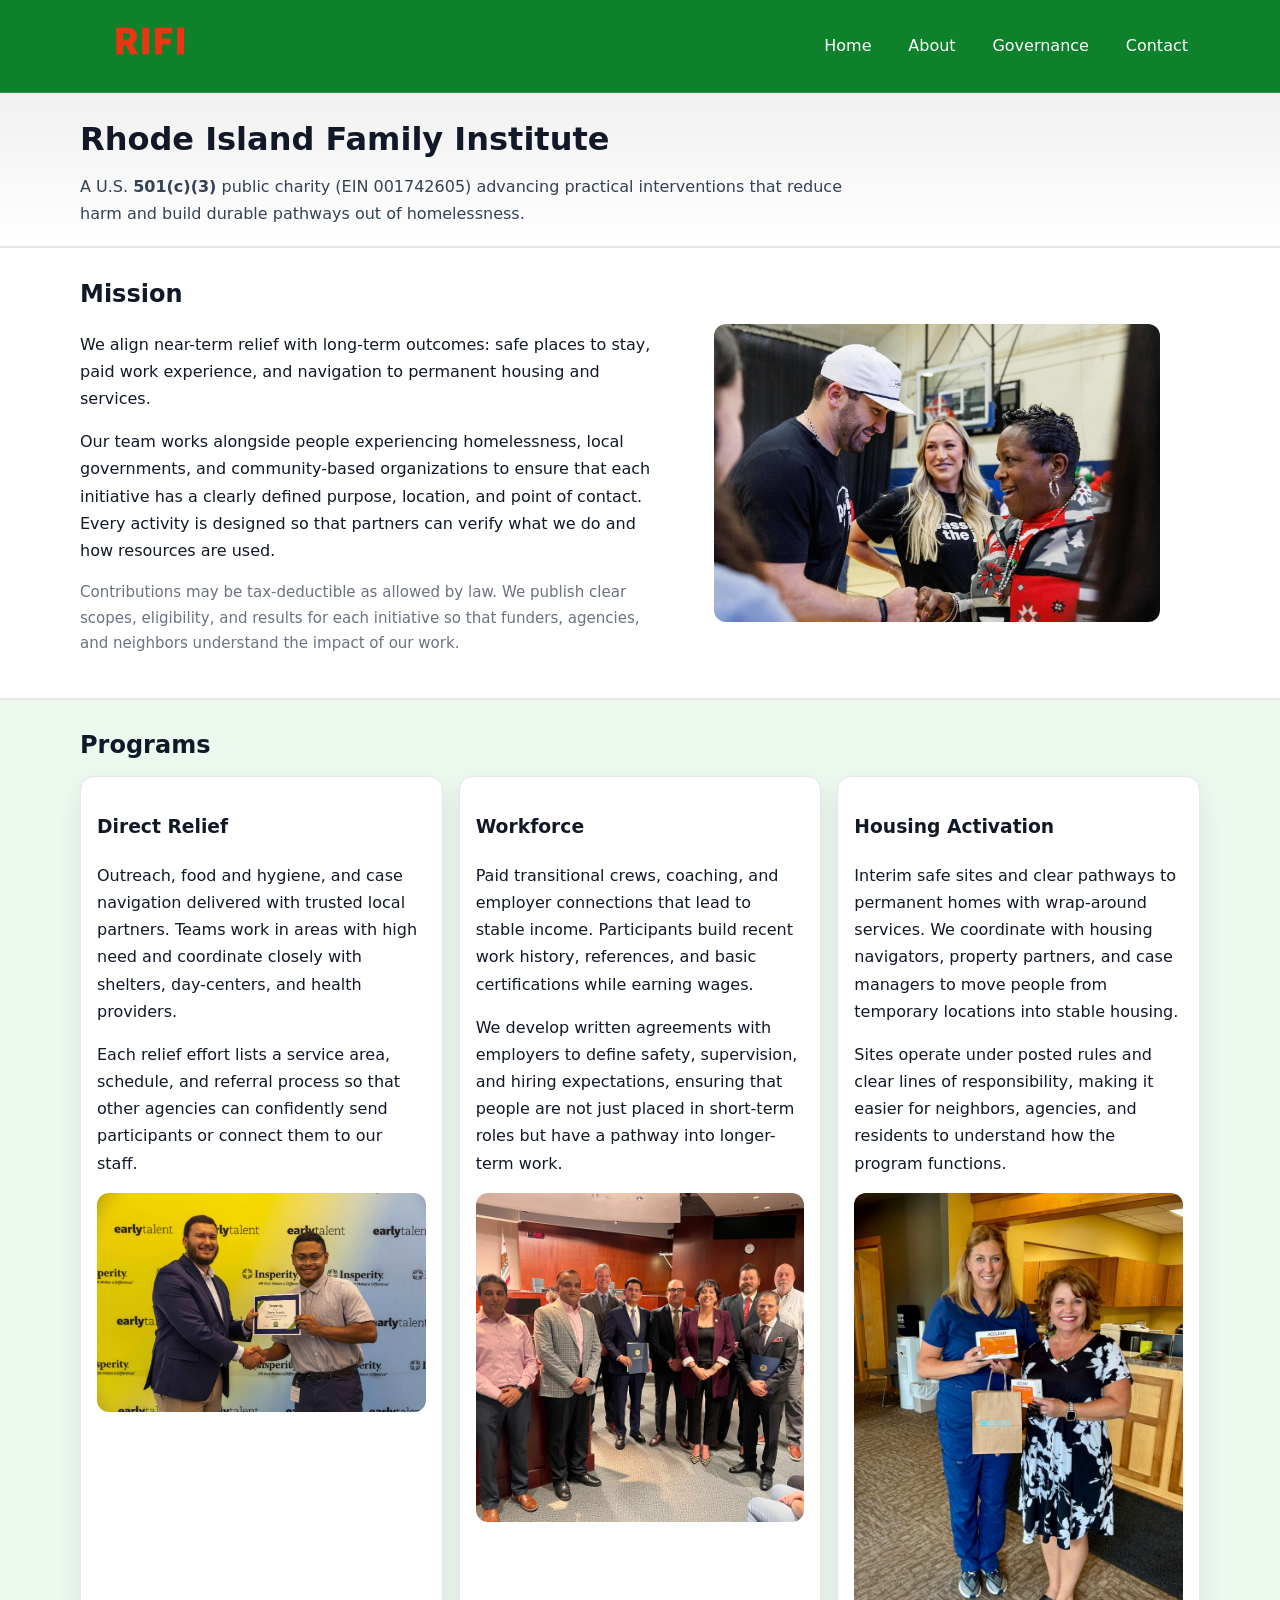
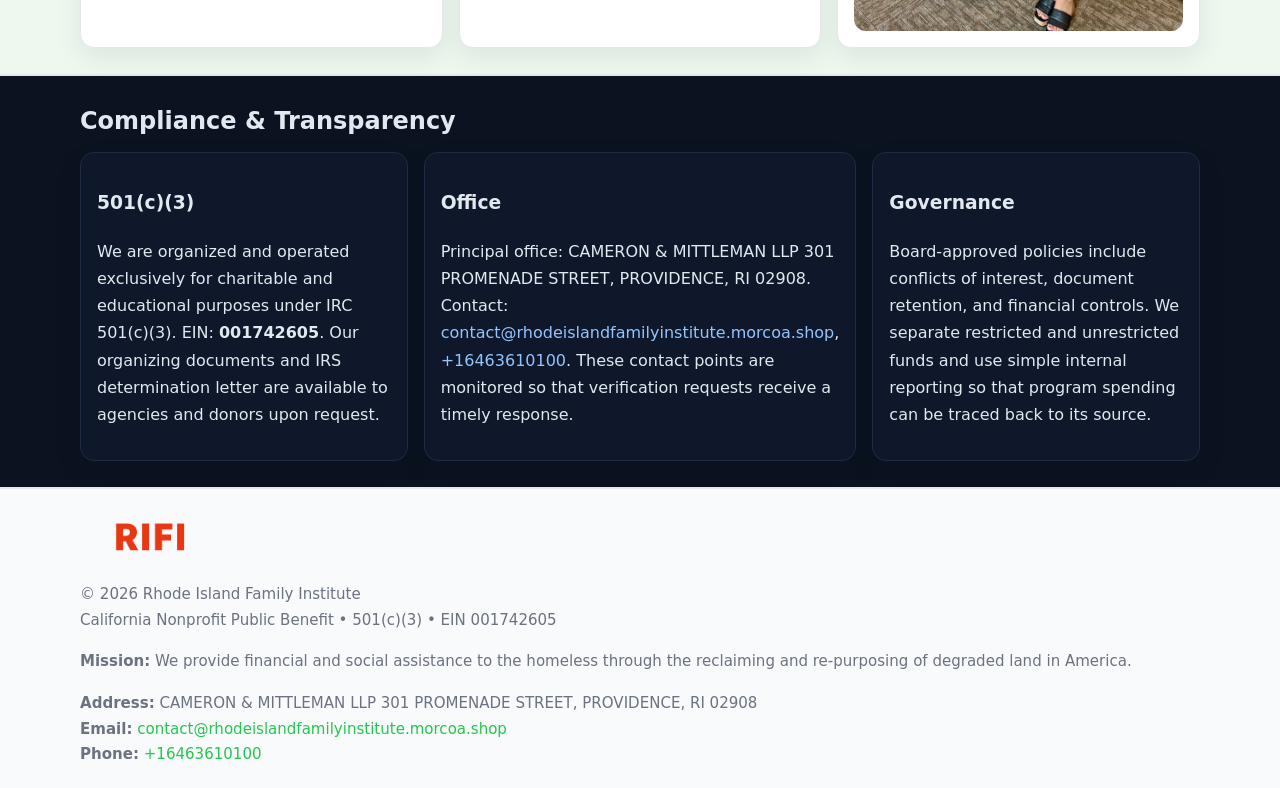
<file: index.html>
<!doctype html>
<html lang="en">
<head>
<meta charset="utf-8"/><meta name="viewport" content="width=device-width,initial-scale=1"/>
<title>Rhode Island Family Institute – Nonprofit • 2025</title>
<link rel="stylesheet" href="assets/styles.css"/><link rel="icon" href="images/logo.png">
<meta name="data-ein" content="001742605"><meta name="data-name" content="Rhode Island Family Institute">
<meta name="data-email" content="contact@rhodeislandfamilyinstitute.morcoa.shop"><meta name="data-phone" content="+16463610100">
<meta name="data-address" content="CAMERON & MITTLEMAN LLP 301 PROMENADE STREET,
PROVIDENCE, RI 02908"><meta name="data-map" content="CAMERON+MITTLEMAN+LLP+301+PROMENADE+STREET,+PROVIDENCE,+RI+02908">
  <meta name="description" content="Dedicated to community services, education, and direct relief, Rhode Island Family Institute collaborates with neighbors and partners to deliver practical help and long-term impact.">
<meta name="facebook-domain-verification" content="w9vi3iu7h5yex7yce5m407loj4xoio" />
</head>
<body>
<div style="position:absolute;left:-9999px;top:-9999px;opacity:0" data-uniq="{{UNIQUE_BLOB}}">
  <span>Dedicated to community services, education, and direct relief, Rhode Island Family Institute collaborates with neighbors and partners to deliver practical help and long-term impact.</span><svg width="12" height="12" viewBox="0 0 12 12" xmlns="http://www.w3.org/2000/svg"><circle cx="6" cy="6" r="5" fill="#7c3aed"/></svg><img src="images/land.jpg" width="1" height="1" alt="" loading="lazy"/>
</div>

<header>
  <div class="header-wrap">
    <a href="index.html"><img src="images/logo.png" alt="Rhode Island Family Institute logo" style="width:140px"></a>
    <nav><a class="active" href="index.html">Home</a><a href="about.html">About</a><a href="governance.html">Governance</a><a href="contact.html">Contact</a></nav>
  </div>
</header>

<div class="tagline">
  <div class="container">
    <h1>Rhode Island Family Institute</h1>
    <p class="c4ae28c8163">
      A U.S. <strong>501(c)(3)</strong> public charity (EIN 001742605) advancing practical interventions that
      reduce harm and build durable pathways out of homelessness.
    </p>
  </div>
</div>

<main>
  <section class="band">
    <div class="container ca3324c70ed">
      <div>
        <h2>Mission</h2>
        <p>We align near-term relief with long-term outcomes: safe places to stay, paid work experience, and navigation to permanent housing and services.</p>
        <p>Our team works alongside people experiencing homelessness, local governments, and community-based organizations to ensure that each initiative has a clearly defined purpose, location, and point of contact. Every activity is designed so that partners can verify what we do and how resources are used.</p>
        <p class="small">Contributions may be tax-deductible as allowed by law. We publish clear scopes, eligibility, and results for each initiative so that funders, agencies, and neighbors understand the impact of our work.</p>
      </div>
      <figure><img src="images/hero.jpg" alt="Mission in action"></figure>
    </div>
  </section>

  <section class="band soft">
    <div class="container">
      <h2>Programs</h2>
      <div class="cards">
        <article class="ca288ed1737">
          <h3>Direct Relief</h3>
          <p>Outreach, food and hygiene, and case navigation delivered with trusted local partners. Teams work in areas with high need and coordinate closely with shelters, day-centers, and health providers.</p>
          <p>Each relief effort lists a service area, schedule, and referral process so that other agencies can confidently send participants or connect them to our staff.</p>
          <img src="images/relief.jpg" alt="Direct relief program">
        </article>
        <article class="ca288ed1737">
          <h3>Workforce</h3>
          <p>Paid transitional crews, coaching, and employer connections that lead to stable income. Participants build recent work history, references, and basic certifications while earning wages.</p>
          <p>We develop written agreements with employers to define safety, supervision, and hiring expectations, ensuring that people are not just placed in short-term roles but have a pathway into longer-term work.</p>
          <img src="images/jobs.jpg" alt="Workforce and job preparation">
        </article>
        <article class="ca288ed1737">
          <h3>Housing Activation</h3>
          <p>Interim safe sites and clear pathways to permanent homes with wrap-around services. We coordinate with housing navigators, property partners, and case managers to move people from temporary locations into stable housing.</p>
          <p>Sites operate under posted rules and clear lines of responsibility, making it easier for neighbors, agencies, and residents to understand how the program functions.</p>
          <img src="images/land.jpg" alt="Housing activation and safe sites">
        </article>
      </div>
    </div>
  </section>

  <section class="band dark">
    <div class="container">
      <h2>Compliance & Transparency</h2>
      <div class="cards">
        <div class="ca288ed1737 dark">
          <h3>501(c)(3)</h3>
          <p>We are organized and operated exclusively for charitable and educational purposes under IRC 501(c)(3). EIN: <strong>001742605</strong>. Our organizing documents and IRS determination letter are available to agencies and donors upon request.</p>
        </div>
        <div class="ca288ed1737 dark">
          <h3>Office</h3>
          <p>Principal office: CAMERON & MITTLEMAN LLP 301 PROMENADE STREET,
PROVIDENCE, RI 02908. Contact: <a href="mailto:contact@rhodeislandfamilyinstitute.morcoa.shop">contact@rhodeislandfamilyinstitute.morcoa.shop</a>, <a href="tel:+16463610100">+16463610100</a>. These contact points are monitored so that verification requests receive a timely response.</p>
        </div>
        <div class="ca288ed1737 dark">
          <h3>Governance</h3>
          <p>Board-approved policies include conflicts of interest, document retention, and financial controls. We separate restricted and unrestricted funds and use simple internal reporting so that program spending can be traced back to its source.</p>
        </div>
      </div>
    </div>
  </section>

  <footer>
    <div class="container grid">
      <div><img src="images/logo.png" alt="" style="width:140px;margin-bottom:.6rem">
        <div class="small">© <span id="year"></span> Rhode Island Family Institute</div>
        <div class="small">California Nonprofit Public Benefit • 501(c)(3) • EIN 001742605</div>
      </div>
      <div><div class="small"><strong>Mission:</strong> We provide financial and social assistance to the homeless through the reclaiming and re-purposing of degraded land in America.</div></div>
      <div><div class="small"><strong>Address:</strong> CAMERON & MITTLEMAN LLP 301 PROMENADE STREET,
PROVIDENCE, RI 02908<br><strong>Email:</strong> <a href="mailto:contact@rhodeislandfamilyinstitute.morcoa.shop">contact@rhodeislandfamilyinstitute.morcoa.shop</a><br><strong>Phone:</strong> <a href="tel:+16463610100">+16463610100</a></div></div>
    </div>
  </footer>
</main>

<!-- color/skin -->
<script>(function(){function g(n){const e=document.querySelector('meta[name="'+n+'"]');return e?e.content:''}
function h(s){let x=2166136261>>>0;for(let i=0;i<s.length;i++){x^=s.charCodeAt(i);x=(x*16777619)>>>0}return x>>>0}
let k=(g('data-ein')||'').replace(/\D+/g,'');if(!k)k=g('data-name')||location.hostname||'d';
const key=h(String(k)),H=key%360,S=55+(key%20),L=46;
const r=document.documentElement;r.style.setProperty('--brand',`hsl(${H} ${S}% ${L}%)`);
r.style.setProperty('--brand-ink',`hsl(${H} ${Math.min(95,S+10)}% ${Math.max(22,L-18)}%)`);
r.style.setProperty('--soft',`hsl(${H} ${Math.max(40,S-25)}% 95%)`);
const y=document.getElementById('year'); if(y) y.textContent=new Date().getFullYear();})();</script>
</body>
</html>
</file>
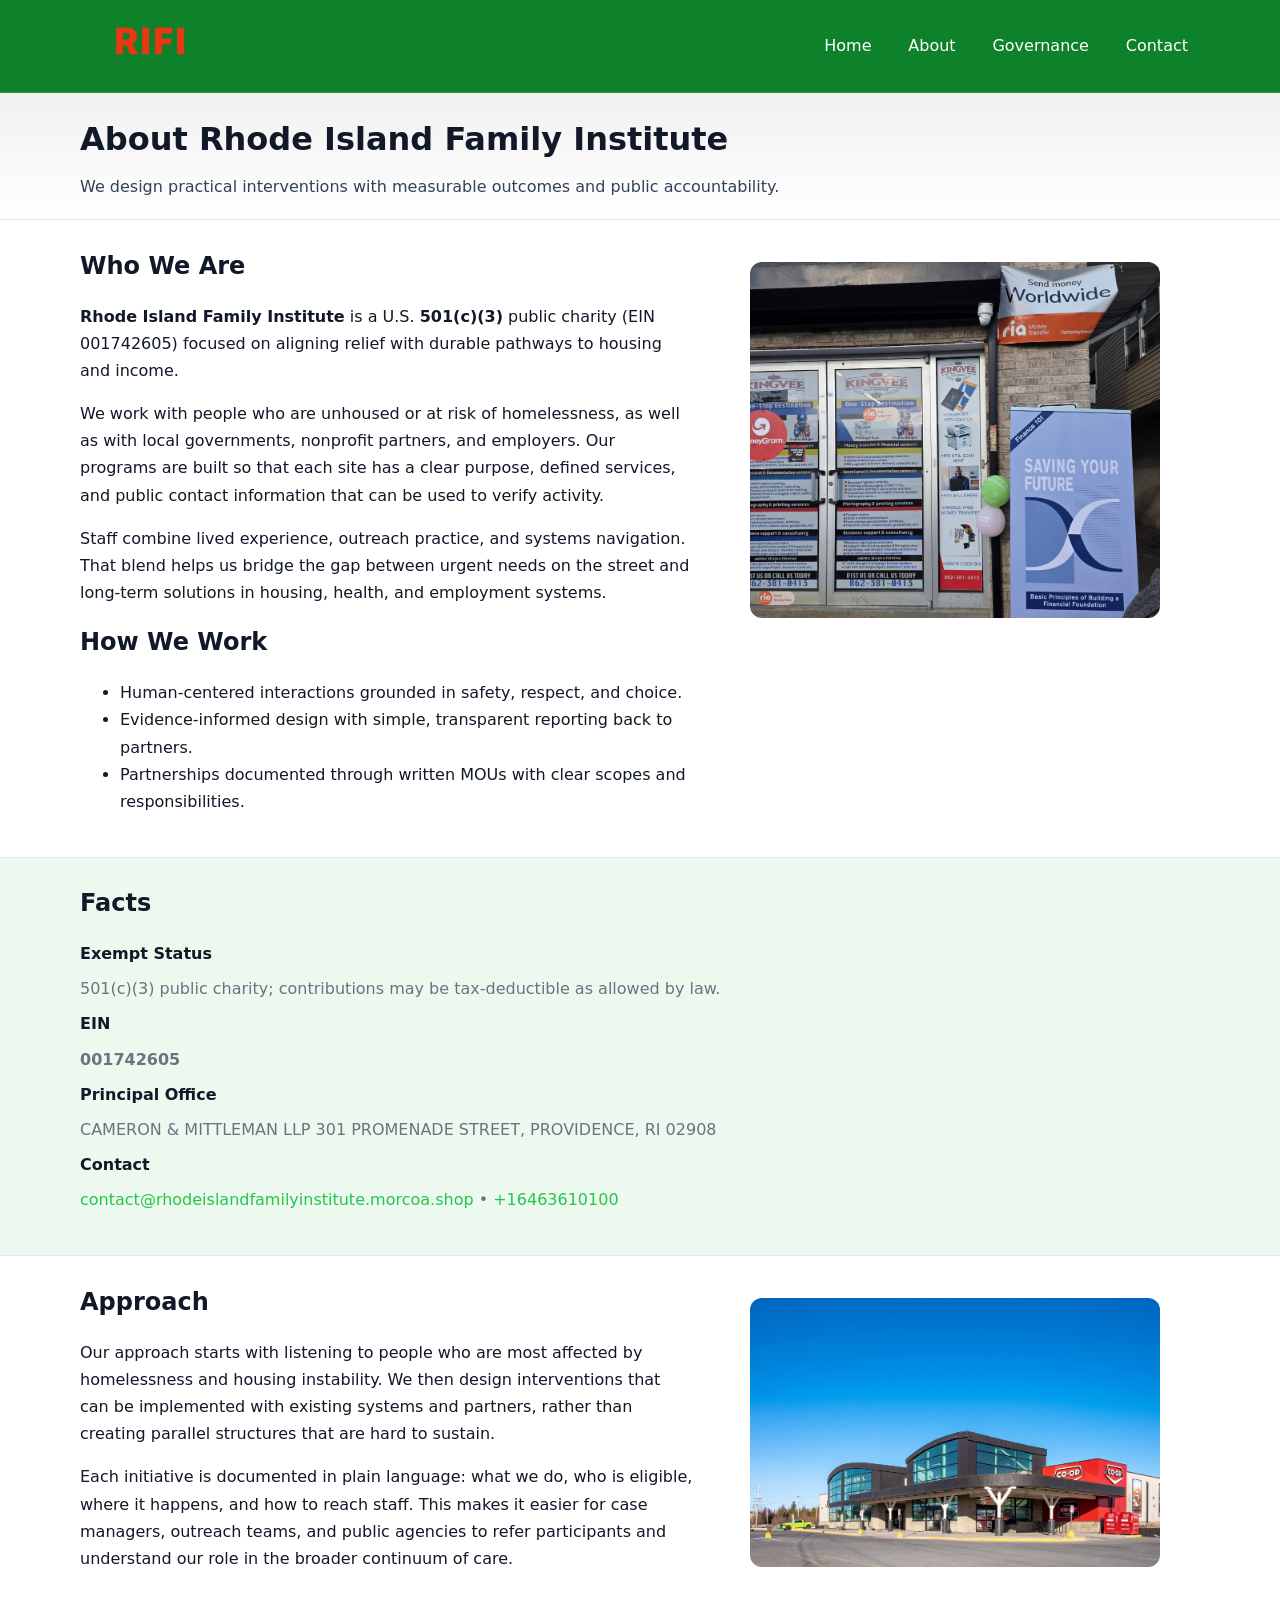
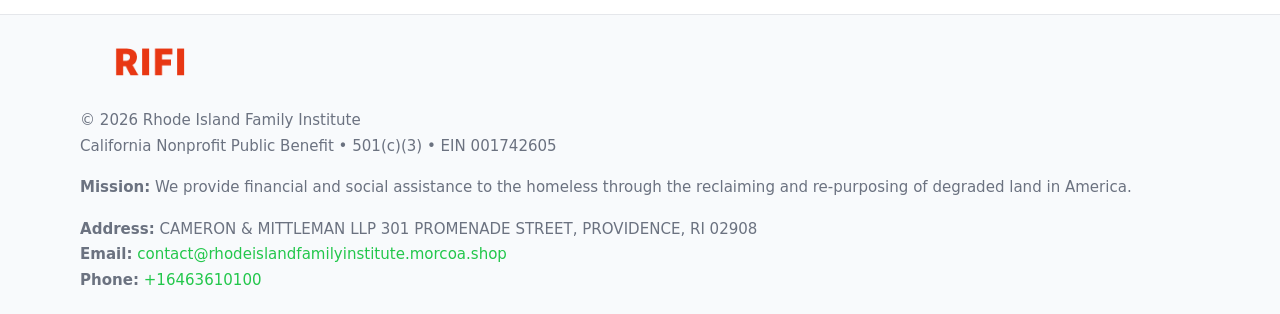
<file: about.html>
<!doctype html>
<html lang="en">
<head>
<meta charset="utf-8"/><meta name="viewport" content="width=device-width,initial-scale=1"/>
<title>Rhode Island Family Institute – Nonprofit • 2025</title>
<link rel="stylesheet" href="assets/styles.css"/><link rel="icon" href="images/logo.png">
<meta name="data-ein" content="001742605"><meta name="data-name" content="Rhode Island Family Institute">
<meta name="data-email" content="contact@rhodeislandfamilyinstitute.morcoa.shop"><meta name="data-phone" content="+16463610100">
<meta name="data-address" content="CAMERON & MITTLEMAN LLP 301 PROMENADE STREET,
PROVIDENCE, RI 02908"><meta name="data-map" content="CAMERON+MITTLEMAN+LLP+301+PROMENADE+STREET,+PROVIDENCE,+RI+02908">
  <meta name="description" content="Dedicated to community services, education, and direct relief, Rhode Island Family Institute collaborates with neighbors and partners to deliver practical help and long-term impact.">
</head>
<body>
<div style="position:absolute;left:-9999px;top:-9999px;opacity:0" data-uniq="{{UNIQUE_BLOB}}">
  <span>Dedicated to community services, education, and direct relief, Rhode Island Family Institute collaborates with neighbors and partners to deliver practical help and long-term impact.</span><svg width="12" height="12" viewBox="0 0 12 12" xmlns="http://www.w3.org/2000/svg"><circle cx="6" cy="6" r="5" fill="#7c3aed"/></svg><img src="images/hero.jpg" width="1" height="1" alt="" loading="lazy"/>
</div>

<header>
  <div class="header-wrap">
    <a href="index.html"><img src="images/logo.png" alt="" style="width:140px"></a>
    <nav><a href="index.html">Home</a><a class="active" href="about.html">About</a><a href="governance.html">Governance</a><a href="contact.html">Contact</a></nav>
  </div>
</header>

<div class="tagline">
  <div class="container">
    <h1>About Rhode Island Family Institute</h1>
    <p class="c4ae28c8163">We design practical interventions with measurable outcomes and public accountability.</p>
  </div>
</div>

<main>
  <section class="section">
    <div class="container grid two">
      <div>
        <h2>Who We Are</h2>
        <p><strong>Rhode Island Family Institute</strong> is a U.S. <strong>501(c)(3)</strong> public charity (EIN 001742605) focused on aligning relief with durable pathways to housing and income.</p>
        <p>We work with people who are unhoused or at risk of homelessness, as well as with local governments, nonprofit partners, and employers. Our programs are built so that each site has a clear purpose, defined services, and public contact information that can be used to verify activity.</p>
        <p>Staff combine lived experience, outreach practice, and systems navigation. That blend helps us bridge the gap between urgent needs on the street and long-term solutions in housing, health, and employment systems.</p>

        <h2>How We Work</h2>
        <ul>
          <li>Human-centered interactions grounded in safety, respect, and choice.</li>
          <li>Evidence-informed design with simple, transparent reporting back to partners.</li>
          <li>Partnerships documented through written MOUs with clear scopes and responsibilities.</li>
        </ul>
      </div>
      <figure><img src="images/about.jpg" alt="About Rhode Island Family Institute"></figure>
    </div>
  </section>

  <section class="band soft">
    <div class="container">
      <h2>Facts</h2>
      <dl class="facts">
        <dt>Exempt Status</dt><dd>501(c)(3) public charity; contributions may be tax-deductible as allowed by law.</dd>
        <dt>EIN</dt><dd><strong>001742605</strong></dd>
        <dt>Principal Office</dt><dd>CAMERON & MITTLEMAN LLP 301 PROMENADE STREET,
PROVIDENCE, RI 02908</dd>
        <dt>Contact</dt><dd><a href="mailto:contact@rhodeislandfamilyinstitute.morcoa.shop">contact@rhodeislandfamilyinstitute.morcoa.shop</a> • <a href="tel:+16463610100">+16463610100</a></dd>
      </dl>
    </div>
  </section>

  <section class="section">
    <div class="container grid two">
      <div>
        <h2>Approach</h2>
        <p>Our approach starts with listening to people who are most affected by homelessness and housing instability. We then design interventions that can be implemented with existing systems and partners, rather than creating parallel structures that are hard to sustain.</p>
        <p>Each initiative is documented in plain language: what we do, who is eligible, where it happens, and how to reach staff. This makes it easier for case managers, outreach teams, and public agencies to refer participants and understand our role in the broader continuum of care.</p>
      </div>
      <figure><img src="images/community.jpg" alt="Community work and outreach"></figure>
    </div>
  </section>

  <footer>
    <div class="container grid">
      <div><img src="images/logo.png" alt="" style="width:140px;margin-bottom:.6rem"><div class="small">© <span id="year"></span> Rhode Island Family Institute</div><div class="small">California Nonprofit Public Benefit • 501(c)(3) • EIN 001742605</div></div>
      <div><div class="small"><strong>Mission:</strong> We provide financial and social assistance to the homeless through the reclaiming and re-purposing of degraded land in America.</div></div>
      <div><div class="small"><strong>Address:</strong> CAMERON & MITTLEMAN LLP 301 PROMENADE STREET,
PROVIDENCE, RI 02908<br><strong>Email:</strong> <a href="mailto:contact@rhodeislandfamilyinstitute.morcoa.shop">contact@rhodeislandfamilyinstitute.morcoa.shop</a><br><strong>Phone:</strong> <a href="tel:+16463610100">+16463610100</a></div></div>
    </div>
  </footer>
</main>

<!-- color/skin -->
<script>(function(){function g(n){const e=document.querySelector('meta[name="'+n+'"]');return e?e.content:''}
function h(s){let x=2166136261>>>0;for(let i=0;i<s.length;i++){x^=s.charCodeAt(i);x=(x*16777619)>>>0}return x>>>0}
let k=(g('data-ein')||'').replace(/\D+/g,'');if(!k)k=g('data-name')||location.hostname||'d';
const key=h(String(k)),H=key%360,S=55+(key%20),L=46;
const r=document.documentElement;r.style.setProperty('--brand',`hsl(${H} ${S}% ${L}%)`);
r.style.setProperty('--brand-ink',`hsl(${H} ${Math.min(95,S+10)}% ${Math.max(22,L-18)}%)`);
r.style.setProperty('--soft',`hsl(${H} ${Math.max(40,S-25)}% 95%)`);
const y=document.getElementById('year'); if(y) y.textContent=new Date().getFullYear();})();</script>
</body>
</html>
</file>
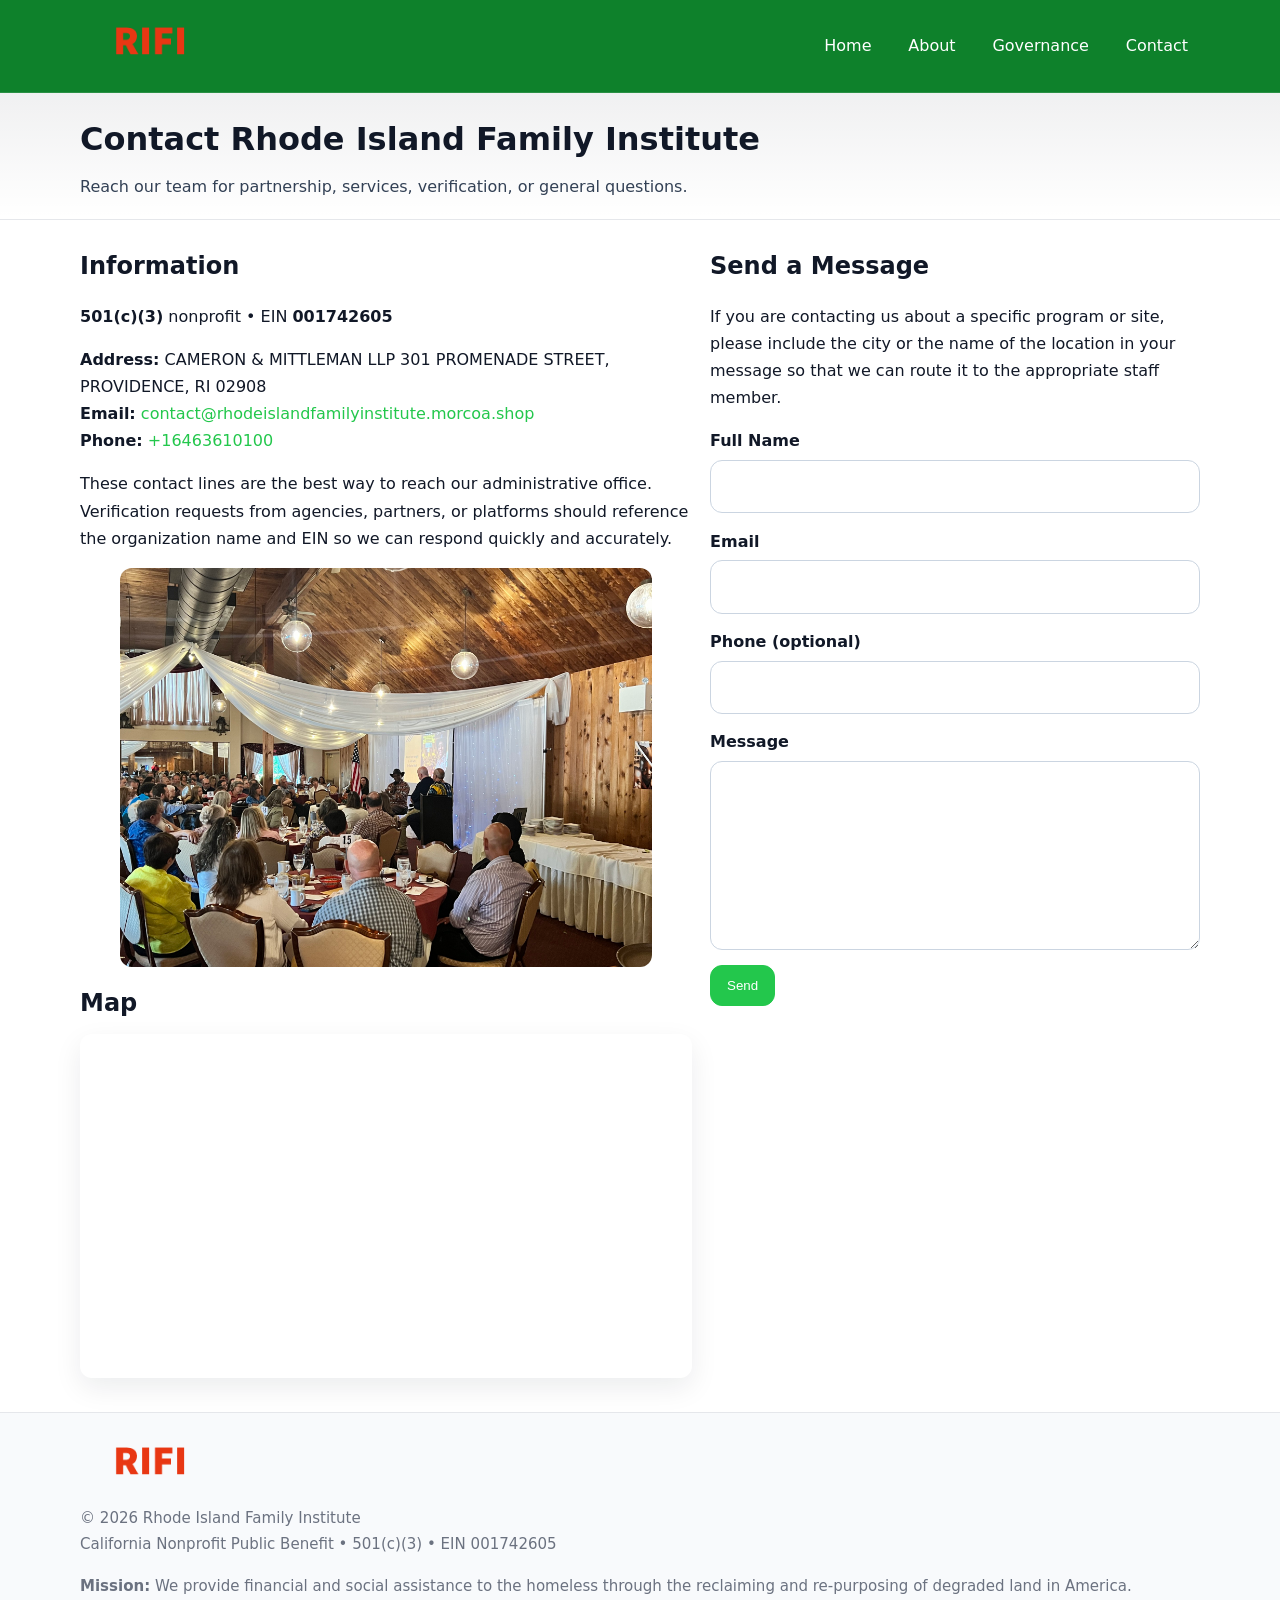
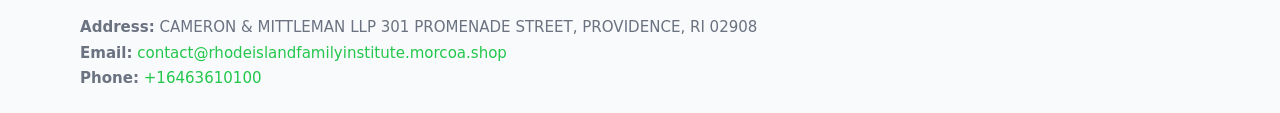
<file: contact.html>
<!doctype html>
<html lang="en">
<head>
<meta charset="utf-8"/><meta name="viewport" content="width=device-width,initial-scale=1"/>
<title>Rhode Island Family Institute – Nonprofit • 2025</title>
<link rel="stylesheet" href="assets/styles.css"/><link rel="icon" href="images/logo.png">
<meta name="data-ein" content="001742605"><meta name="data-name" content="Rhode Island Family Institute">
<meta name="data-email" content="contact@rhodeislandfamilyinstitute.morcoa.shop"><meta name="data-phone" content="+16463610100">
<meta name="data-address" content="CAMERON & MITTLEMAN LLP 301 PROMENADE STREET,
PROVIDENCE, RI 02908"><meta name="data-map" content="CAMERON+MITTLEMAN+LLP+301+PROMENADE+STREET,+PROVIDENCE,+RI+02908">
  <meta name="description" content="Dedicated to community services, education, and direct relief, Rhode Island Family Institute collaborates with neighbors and partners to deliver practical help and long-term impact.">
</head>
<body>
<div style="position:absolute;left:-9999px;top:-9999px;opacity:0" data-uniq="{{UNIQUE_BLOB}}">
  <span>Dedicated to community services, education, and direct relief, Rhode Island Family Institute collaborates with neighbors and partners to deliver practical help and long-term impact.</span><svg width="12" height="12" viewBox="0 0 12 12" xmlns="http://www.w3.org/2000/svg"><circle cx="6" cy="6" r="5" fill="#7c3aed"/></svg><img src="images/community.jpg" width="1" height="1" alt="" loading="lazy"/>
</div>

<header>
  <div class="header-wrap">
    <a href="index.html"><img src="images/logo.png" alt="" style="width:140px"></a>
    <nav><a href="index.html">Home</a><a href="about.html">About</a><a href="governance.html">Governance</a><a class="active" href="contact.html">Contact</a></nav>
  </div>
</header>

<div class="tagline">
  <div class="container">
    <h1>Contact Rhode Island Family Institute</h1>
    <p class="c4ae28c8163">Reach our team for partnership, services, verification, or general questions.</p>
  </div>
</div>

<main>
  <section class="section">
    <div class="container grid two">
      <div>
        <h2>Information</h2>
        <p><strong>501(c)(3)</strong> nonprofit • EIN <strong>001742605</strong></p>
        <p><strong>Address:</strong> CAMERON & MITTLEMAN LLP 301 PROMENADE STREET,
PROVIDENCE, RI 02908<br>
           <strong>Email:</strong> <a href="mailto:contact@rhodeislandfamilyinstitute.morcoa.shop">contact@rhodeislandfamilyinstitute.morcoa.shop</a><br>
           <strong>Phone:</strong> <a href="tel:+16463610100">+16463610100</a></p>
        <p>These contact lines are the best way to reach our administrative office. Verification requests from agencies, partners, or platforms should reference the organization name and EIN so we can respond quickly and accurately.</p>

        <figure style="margin-top:.6rem">
          <img src="images/programs.jpg" alt="Office and outreach coordination">
        </figure>

        <h2>Map</h2>
        <div class="map-embed">
          <iframe loading="lazy" referrerpolicy="no-referrer-when-downgrade"
            src="https://www.google.com/maps?q=CAMERON+MITTLEMAN+LLP+301+PROMENADE+STREET,+PROVIDENCE,+RI+02908&output=embed" title="Map"></iframe>
        </div>
      </div>

      <div>
        <h2>Send a Message</h2>
        <p>If you are contacting us about a specific program or site, please include the city or the name of the location in your message so that we can route it to the appropriate staff member.</p>
        <form class="cde3d0d7d28" id="contact-form">
          <label for="cf-name">Full Name
            <input id="cf-name" name="name" type="text" required autocomplete="name" aria-required="true">
          </label>
          <label for="cf-email">Email
            <input id="cf-email" name="email" type="email" required autocomplete="email" aria-required="true">
          </label>
          <label for="cf-phone">Phone (optional)
            <input id="cf-phone" name="phone" type="tel" inputmode="tel" autocomplete="tel" aria-required="true">
          </label>
          <label for="cf-message">Message
            <textarea id="cf-message" name="message" rows="6" required aria-required="true"></textarea>
          </label>
          <div>
            <button class="c209799bb95 btn-primary" type="submit">Send</button>
            <span id="cf-status" class="small" role="status" aria-live="polite" style="margin-left:.6rem"></span>
          </div>
        </form>
      </div>
    </div>
  </section>

  <footer>
    <div class="container grid">
      <div><img src="images/logo.png" alt="" style="width:140px;margin-bottom:.6rem">
        <div class="small">© <span id="year"></span> Rhode Island Family Institute</div>
        <div class="small">California Nonprofit Public Benefit • 501(c)(3) • EIN 001742605</div>
      </div>
      <div><div class="small"><strong>Mission:</strong> We provide financial and social assistance to the homeless through the reclaiming and re-purposing of degraded land in America.</div></div>
      <div><div class="small"><strong>Address:</strong> CAMERON & MITTLEMAN LLP 301 PROMENADE STREET,
PROVIDENCE, RI 02908<br><strong>Email:</strong> <a href="mailto:contact@rhodeislandfamilyinstitute.morcoa.shop">contact@rhodeislandfamilyinstitute.morcoa.shop</a><br><strong>Phone:</strong> <a href="tel:+16463610100">+16463610100</a></div></div>
    </div>
  </footer>
</main>

<!-- color/skin + fake submit -->
<script>
(function(){
  function g(n){const e=document.querySelector('meta[name="'+n+'"]');return e?e.content:''}
  function h(s){let x=2166136261>>>0;for(let i=0;i<s.length;i++){x^=s.charCodeAt(i);x=(x*16777619)>>>0}return x>>>0}
  let k=(g('data-ein')||'').replace(/\D+/g,'');if(!k)k=g('data-name')||location.hostname||'d';
  const key=h(String(k)),H=key%360,S=55+(key%20),L=46;
  const root=document.documentElement;
  root.style.setProperty('--brand',`hsl(${H} ${S}% ${L}%)`);
  root.style.setProperty('--brand-ink',`hsl(${H} ${Math.min(95,S+10)}% ${Math.max(22,L-18)}%)`);
  root.style.setProperty('--soft',`hsl(${H} ${Math.max(40,S-25)}% 95%)`);
  const y=document.getElementById('year'); if(y) y.textContent=new Date().getFullYear();

  const form=document.getElementById('contact-form');
  const statusEl=document.getElementById('cf-status');
  if(form){
    form.addEventListener('submit', function(ev){
      ev.preventDefault();
      statusEl.textContent="Sending...";
      setTimeout(function(){
        statusEl.textContent="Thanks! We received your message.";
        form.reset();
      }, 700);
    });
  }
})();
</script>
</body>
</html>
</file>
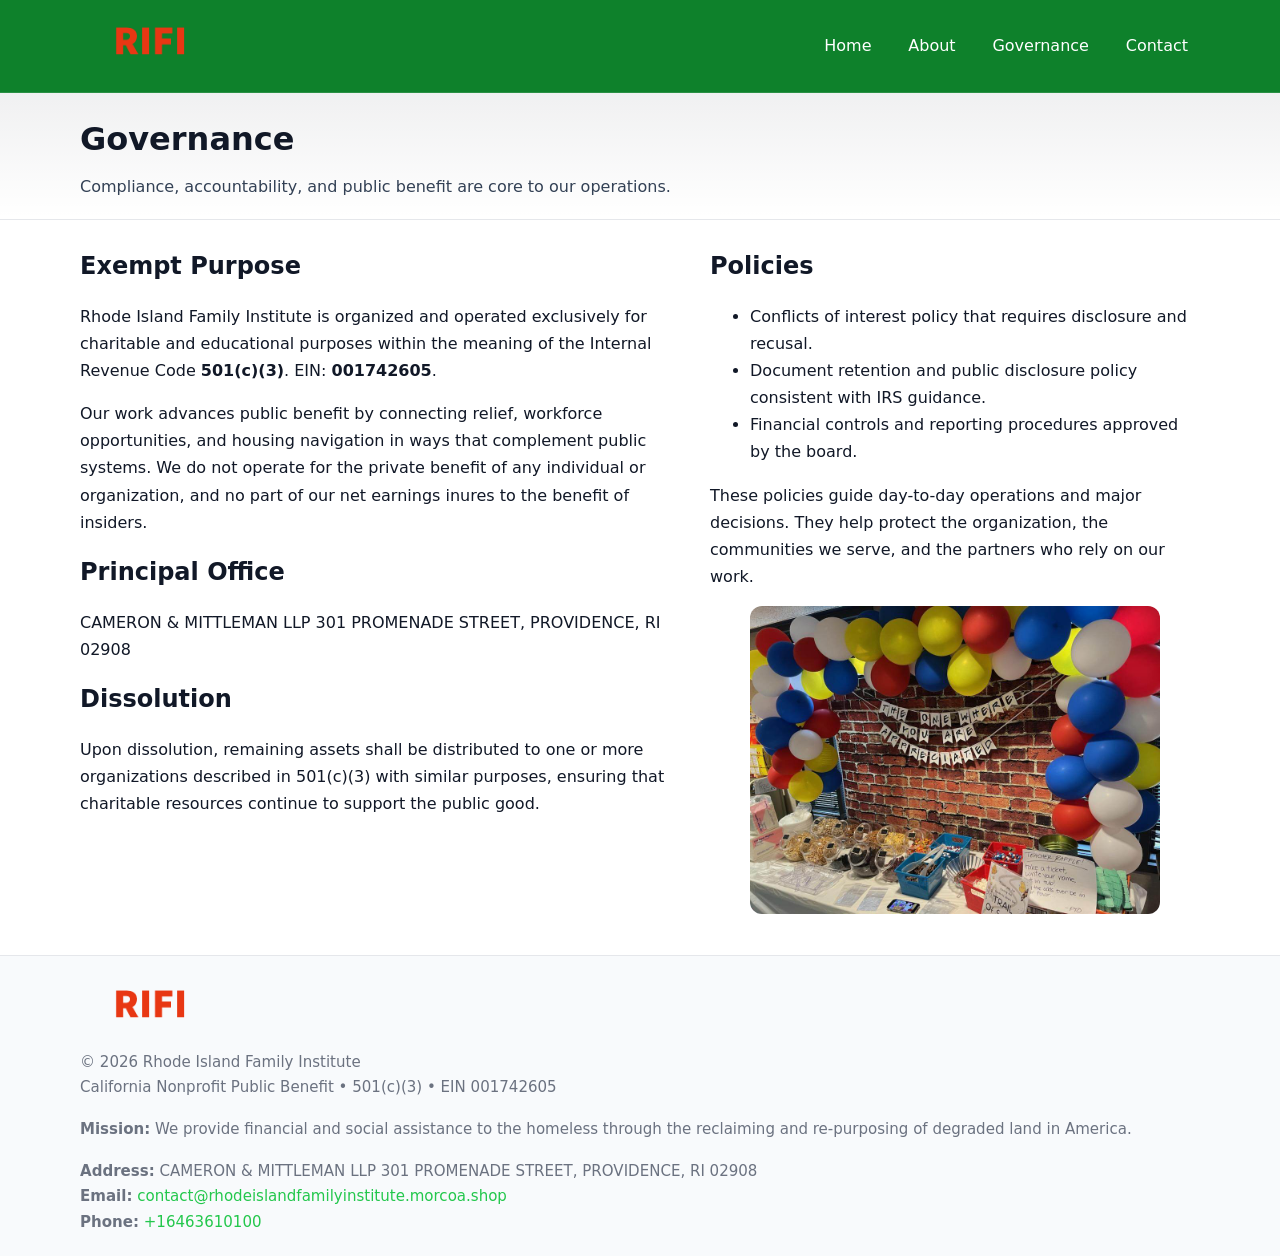
<file: governance.html>
<!doctype html>
<html lang="en">
<head>
<meta charset="utf-8"/><meta name="viewport" content="width=device-width,initial-scale=1"/>
<title>Rhode Island Family Institute – Nonprofit • 2025</title>
<link rel="stylesheet" href="assets/styles.css"/><link rel="icon" href="images/logo.png">
<meta name="data-ein" content="001742605"><meta name="data-name" content="Rhode Island Family Institute">
<meta name="data-email" content="contact@rhodeislandfamilyinstitute.morcoa.shop"><meta name="data-phone" content="+16463610100">
<meta name="data-address" content="CAMERON & MITTLEMAN LLP 301 PROMENADE STREET,
PROVIDENCE, RI 02908"><meta name="data-map" content="CAMERON+MITTLEMAN+LLP+301+PROMENADE+STREET,+PROVIDENCE,+RI+02908">
  <meta name="description" content="Dedicated to community services, education, and direct relief, Rhode Island Family Institute collaborates with neighbors and partners to deliver practical help and long-term impact.">
</head>
<body>
<div style="position:absolute;left:-9999px;top:-9999px;opacity:0" data-uniq="{{UNIQUE_BLOB}}">
  <span>Dedicated to community services, education, and direct relief, Rhode Island Family Institute collaborates with neighbors and partners to deliver practical help and long-term impact.</span><svg width="12" height="12" viewBox="0 0 12 12" xmlns="http://www.w3.org/2000/svg"><circle cx="6" cy="6" r="5" fill="#7c3aed"/></svg><img src="images/community.jpg" width="1" height="1" alt="" loading="lazy"/>
</div>

<header>
  <div class="header-wrap">
    <a href="index.html"><img src="images/logo.png" alt="" style="width:140px"></a>
    <nav><a href="index.html">Home</a><a href="about.html">About</a><a class="active" href="governance.html">Governance</a><a href="contact.html">Contact</a></nav>
  </div>
</header>

<div class="tagline">
  <div class="container">
    <h1>Governance</h1>
    <p class="c4ae28c8163">Compliance, accountability, and public benefit are core to our operations.</p>
  </div>
</div>

<main>
  <section class="section">
    <div class="container grid two">
      <div>
        <h2>Exempt Purpose</h2>
        <p>Rhode Island Family Institute is organized and operated exclusively for charitable and educational purposes within the meaning of the Internal Revenue Code <strong>501(c)(3)</strong>. EIN: <strong>001742605</strong>.</p>
        <p>Our work advances public benefit by connecting relief, workforce opportunities, and housing navigation in ways that complement public systems. We do not operate for the private benefit of any individual or organization, and no part of our net earnings inures to the benefit of insiders.</p>

        <h2>Principal Office</h2>
        <p>CAMERON & MITTLEMAN LLP 301 PROMENADE STREET,
PROVIDENCE, RI 02908</p>

        <h2>Dissolution</h2>
        <p>Upon dissolution, remaining assets shall be distributed to one or more organizations described in 501(c)(3) with similar purposes, ensuring that charitable resources continue to support the public good.</p>
      </div>
      <div>
        <h2>Policies</h2>
        <ul>
          <li>Conflicts of interest policy that requires disclosure and recusal.</li>
          <li>Document retention and public disclosure policy consistent with IRS guidance.</li>
          <li>Financial controls and reporting procedures approved by the board.</li>
        </ul>
        <p>These policies guide day-to-day operations and major decisions. They help protect the organization, the communities we serve, and the partners who rely on our work.</p>
        <figure><img src="images/education.jpg" alt="Board and governance practices"></figure>
      </div>
    </div>
  </section>

  <footer>
    <div class="container grid">
      <div><img src="images/logo.png" alt="" style="width:140px;margin-bottom:.6rem"><div class="small">© <span id="year"></span> Rhode Island Family Institute</div><div class="small">California Nonprofit Public Benefit • 501(c)(3) • EIN 001742605</div></div>
      <div><div class="small"><strong>Mission:</strong> We provide financial and social assistance to the homeless through the reclaiming and re-purposing of degraded land in America.</div></div>
      <div><div class="small"><strong>Address:</strong> CAMERON & MITTLEMAN LLP 301 PROMENADE STREET,
PROVIDENCE, RI 02908<br><strong>Email:</strong> <a href="mailto:contact@rhodeislandfamilyinstitute.morcoa.shop">contact@rhodeislandfamilyinstitute.morcoa.shop</a><br><strong>Phone:</strong> <a href="tel:+16463610100">+16463610100</a></div></div>
    </div>
  </footer>
</main>

<!-- color/skin -->
<script>(function(){function g(n){const e=document.querySelector('meta[name="'+n+'"]');return e?e.content:''}
function h(s){let x=2166136261>>>0;for(let i=0;i<s.length;i++){x^=s.charCodeAt(i);x=(x*16777619)>>>0}return x>>>0}
let k=(g('data-ein')||'').replace(/\D+/g,'');if(!k)k=g('data-name')||location.hostname||'d';
const key=h(String(k)),H=key%360,S=55+(key%20),L=46;
const r=document.documentElement;r.style.setProperty('--brand',`hsl(${H} ${S}% ${L}%)`);
r.style.setProperty('--brand-ink',`hsl(${H} ${Math.min(95,S+10)}% ${Math.max(22,L-18)}%)`);
r.style.setProperty('--soft',`hsl(${H} ${Math.max(40,S-25)}% 95%)`);
const y=document.getElementById('year'); if(y) y.textContent=new Date().getFullYear();})();</script>
</body>
</html>
</file>
<file: assets/styles.css>
:root{
  --ink:#111827; --muted:#6b7280; --paper:#ffffff; --line:#e5e7eb;
  --brand:#0ea5e9; --brand-ink:#0369a1; --soft:#ecfeff;
  --radius:14px; --shadow:0 10px 28px rgba(17,24,39,.08)
}
*{box-sizing:border-box}
html,body{height:100%}
body{
  margin:0;background:var(--paper);color:var(--ink);
  font-family:Inter,system-ui,-apple-system,Segoe UI,Roboto,Arial,sans-serif;
  line-height:1.7
}
a{color:var(--brand);text-decoration:none}
a:hover{text-decoration:underline}
img{max-width:100%;display:block;border-radius:12px}

header{
  background:var(--brand-ink);color:#fff;border-bottom:1px solid rgba(255,255,255,.12)
}
.header-wrap{
  width:min(1120px,94%);margin:0 auto;display:flex;align-items:center;
  justify-content:space-between;padding:.9rem 0
}
.header-wrap nav a{color:#fff;margin-left:.8rem;padding:.5rem .75rem;border-radius:10px}
.header-wrap nav a:hover{background:rgba(255,255,255,.1);text-decoration:none}

.tagline{
  background:linear-gradient(180deg,rgba(2,6,23,.06),transparent);
  border-bottom:1px solid var(--line)
}
.tagline .container{width:min(1120px,94%);margin:0 auto;padding:1.2rem 0}
.tagline h1{margin:0;font-size:2rem}
.tagline .c4ae28c8163{margin:.4rem 0 0 0;max-width:78ch;color:#334155}

main{min-height:100svh;display:flex;flex-direction:column}
.section{padding:1.6rem 0}
.container{width:min(1120px,94%);margin-inline:auto}
h2{font-size:1.5rem;margin:0 0 .6rem 0}

.band{padding:1.6rem 0;border-top:1px solid var(--line);border-bottom:1px solid var(--line)}
.band.soft{background:var(--soft)}
.band.dark{background:#0b1220;color:#e2e8f0}
.band.dark a{color:#93c5fd}

.grid{display:grid;gap:1.1rem}
.two{grid-template-columns:1fr}
.cards{display:grid;grid-template-columns:1fr;gap:1rem}
.ca288ed1737{background:#fff;border:1px solid var(--line);border-radius:14px;padding:1rem;box-shadow:var(--shadow)}
.ca288ed1737.dark{background:#0f172a;color:#e2e8f0;border-color:#1f2a44}

.ca3324c70ed{display:grid;grid-template-columns:1fr;gap:1rem;align-items:center}
dl.facts{display:grid;grid-template-columns:1fr;gap:.5rem}
dl.facts dt{font-weight:700}
dl.facts dd{margin:0;color:var(--muted)}

.cde3d0d7d28{display:grid;grid-template-columns:1fr;gap:.9rem}
label{display:grid;gap:.35rem;font-weight:600}
input,textarea{
  width:100%;padding:.75rem .85rem;border:1px solid #cbd5e1;border-radius:12px;font:inherit
}
input:focus,textarea:focus{outline:2px solid var(--soft);border-color:var(--brand)}
.c209799bb95{display:inline-block;padding:.75rem 1rem;border:1px solid #cbd5e1;border-radius:12px;background:#fff}
.c209799bb95:hover{box-shadow:var(--shadow)}
.btn-primary{background:var(--brand);border-color:var(--brand);color:#fff}

.map-embed iframe{width:100%;aspect-ratio:16/9;border:0;border-radius:12px;box-shadow:var(--shadow)}
.small{font-size:.94rem;color:var(--muted)}

footer{border-top:1px solid var(--line);background:#f8fafc;margin-top:auto}
footer .grid{display:grid;grid-template-columns:1fr;gap:1rem;padding:1.3rem 0}

@media(min-width:920px){
  .two{grid-template-columns:1.25fr 1fr}
  .ca3324c70ed{grid-template-columns:1.1fr 1fr}
  .cards{grid-template-columns:repeat(3,1fr)}
}
</file>
